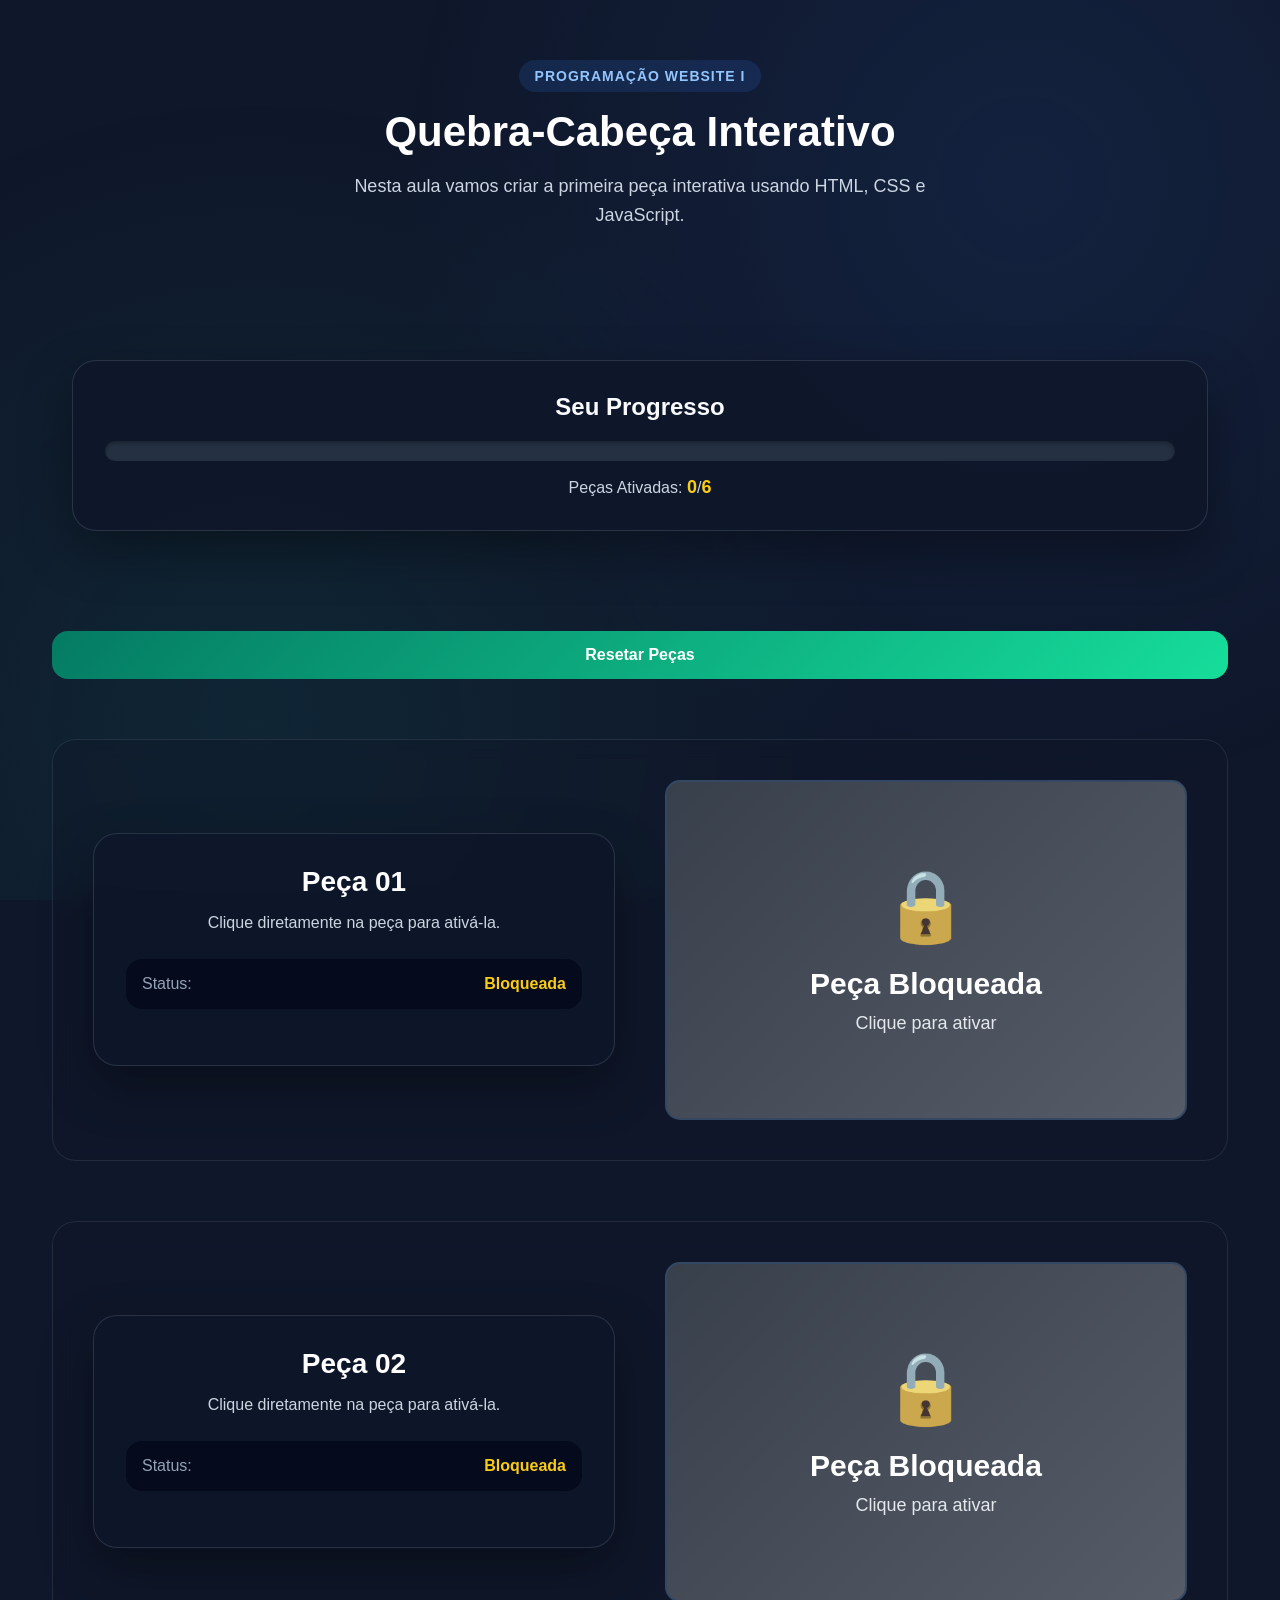
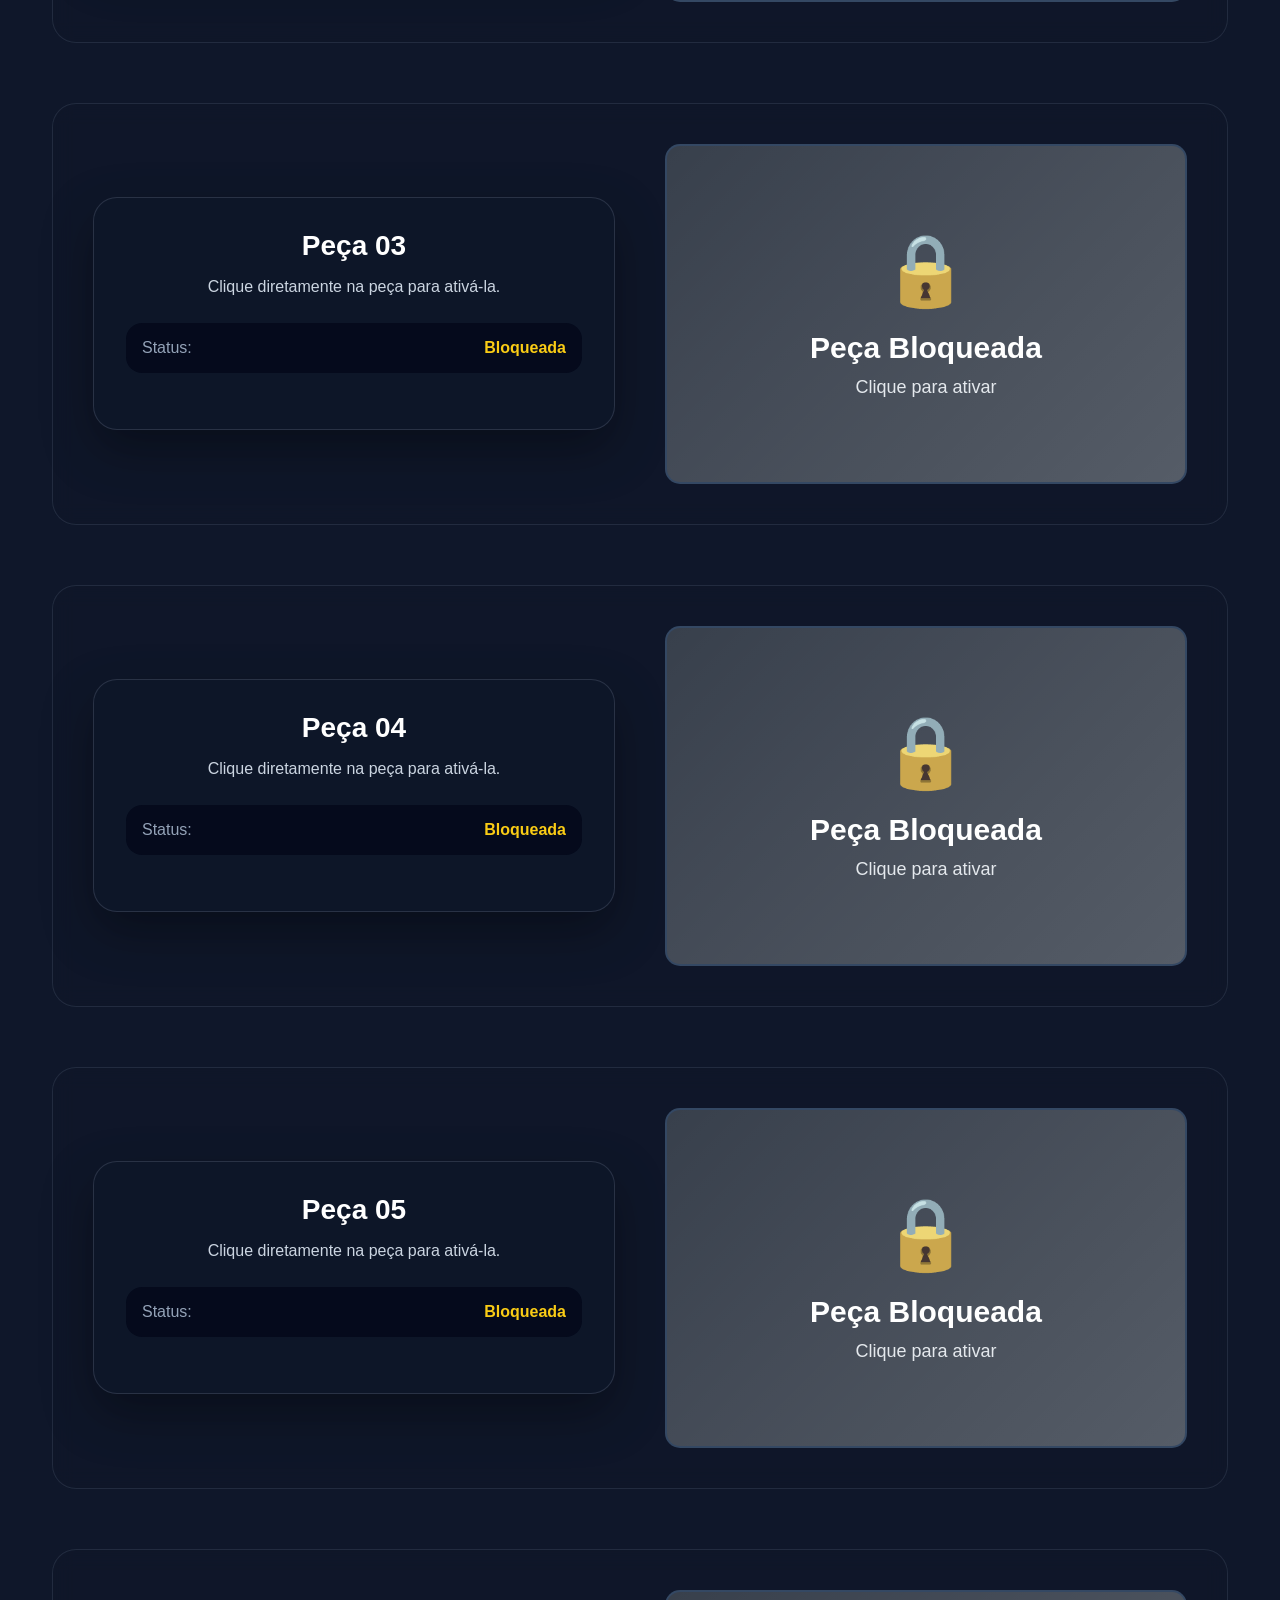
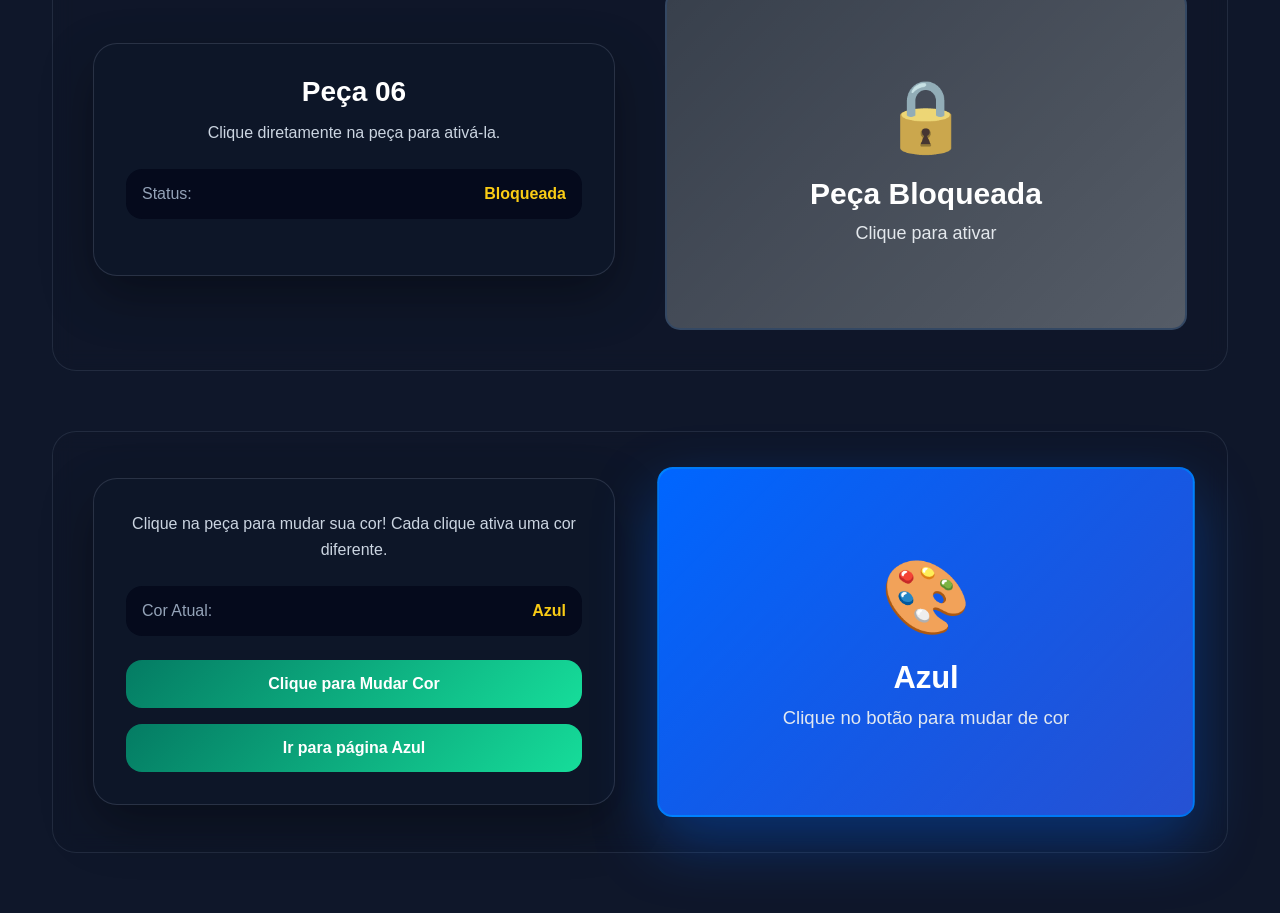
<file: ExemploDOM/index.html>
<!DOCTYPE html>
<html lang="pt-BR">
<head>
  <!-- Define o padrão de caracteres da página -->
  <meta charset="UTF-8">

  <!-- Deixa a página adaptável para celular e computador -->
  <meta name="viewport" content="width=device-width, initial-scale=1.0">

  <!-- Título que aparece na aba do navegador -->
  <title>Quebra-Cabeça Interativo</title>

  <!-- Conecta o arquivo CSS ao HTML -->
  <link rel="stylesheet" href="css/style.css">
</head>
<body>

  <!-- Área principal da página -->
  <main class="container">

    <!-- Cabeçalho da página -->
    <section class="hero">
      <p class="tag">Programação Website I</p>

      <h1>Quebra-Cabeça Interativo</h1>

      <p class="descricao">
        Nesta aula vamos criar a primeira peça interativa usando HTML, CSS e JavaScript.
      </p>
    </section>

    <!-- Indicador de Progresso -->
    <section class="progresso">
      <h3>Seu Progresso</h3>
      <div class="barra-progresso">
        <div id="barraPreenchida" class="barra-preenchida"></div>
      </div>
      <p>Peças Ativadas: <span id="pecasAtivadas">0</span>/<span id="pecasTotal">6</span></p>
    </section>

    <!-- 🔥 BOTÃO RESET -->
    <button onclick="resetarPecas()" class="btn-principal" style="margin-top:20px;">
      Resetar Peças
    </button>
  </section>

    <!-- Peça 01 -->
    <section class="area-projeto">
      <!-- Card com informações -->
      <div class="card-info">
        <h2>Peça 01</h2>

        <p>
          Clique diretamente na peça para ativá-la.
        </p>

        <!-- Área que mostra o status da peça -->
        <div class="status-box">
          <span>Status:</span>
          <strong id="statusTexto1">Bloqueada</strong>
        </div>
      </div>

      <!-- Peça visual do quebra-cabeça - AGORA CLICÁVEL -->
      <div id="peca1" class="peca bloqueada" onclick="ativarPeca(pecas[0])">
        <div class="peca-conteudo">
          <span id="iconePeca1" class="icone">🔒</span>
          <h3 id="tituloPeca1">Peça Bloqueada</h3>
          <p id="textoPeca1">Clique para ativar</p>
        </div>
      </div>
    </section>

    <!-- Peça 02 -->
    <section class="area-projeto">
      <!-- Card com informações -->
      <div class="card-info">
        <h2>Peça 02</h2>

        <p>
          Clique diretamente na peça para ativá-la.
        </p>

        <!-- Área que mostra o status da peça -->
        <div class="status-box">
          <span>Status:</span>
          <strong id="statusTexto2">Bloqueada</strong>
        </div>
      </div>

      <!-- Peça visual do quebra-cabeça - AGORA CLICÁVEL -->
      <div id="peca2" class="peca bloqueada" onclick="ativarPeca(pecas[1])">
        <div class="peca-conteudo">
          <span id="iconePeca2" class="icone">🔒</span>
          <h3 id="tituloPeca2">Peça Bloqueada</h3>
          <p id="textoPeca2">Clique para ativar</p>
        </div>
      </div>
    </section>

    <!-- Peça 03 -->
    <section class="area-projeto">
      <div class="card-info">
        <h2>Peça 03</h2>

        <p>
          Clique diretamente na peça para ativá-la.
        </p>

        <div class="status-box">
          <span>Status:</span>
          <strong id="statusTexto3">Bloqueada</strong>
        </div>
      </div>

      <div id="peca3" class="peca bloqueada" onclick="ativarPeca(pecas[2])">
        <div class="peca-conteudo">
          <span id="iconePeca3" class="icone">🔒</span>
          <h3 id="tituloPeca3">Peça Bloqueada</h3>
          <p id="textoPeca3">Clique para ativar</p>
        </div>
      </div>
    </section>

    <!-- Peça 04 -->
    <section class="area-projeto">
      <div class="card-info">
        <h2>Peça 04</h2>

        <p>
          Clique diretamente na peça para ativá-la.
        </p>

        <div class="status-box">
          <span>Status:</span>
          <strong id="statusTexto4">Bloqueada</strong>
        </div>
      </div>

      <div id="peca4" class="peca bloqueada" onclick="ativarPeca(pecas[3])">
        <div class="peca-conteudo">
          <span id="iconePeca4" class="icone">🔒</span>
          <h3 id="tituloPeca4">Peça Bloqueada</h3>
          <p id="textoPeca4">Clique para ativar</p>
        </div>
      </div>
    </section>

    <!-- Peça 05 -->
    <section class="area-projeto">
      <div class="card-info">
        <h2>Peça 05</h2>

        <p>
          Clique diretamente na peça para ativá-la.
        </p>

        <div class="status-box">
          <span>Status:</span>
          <strong id="statusTexto5">Bloqueada</strong>
        </div>
      </div>

      <div id="peca5" class="peca bloqueada" onclick="ativarPeca(pecas[4])">
        <div class="peca-conteudo">
          <span id="iconePeca5" class="icone">🔒</span>
          <h3 id="tituloPeca5">Peça Bloqueada</h3>
          <p id="textoPeca5">Clique para ativar</p>
        </div>
      </div>
    </section>

    <!-- Peça 06 -->
    <section class="area-projeto">
      <div class="card-info">
        <h2>Peça 06</h2>

        <p>
          Clique diretamente na peça para ativá-la.
        </p>

        <div class="status-box">
          <span>Status:</span>
          <strong id="statusTexto6">Bloqueada</strong>
        </div>
      </div>

      <div id="peca6" class="peca bloqueada" onclick="ativarPeca(pecas[5])">
        <div class="peca-conteudo">
          <span id="iconePeca6" class="icone">🔒</span>
          <h3 id="tituloPeca6">Peça Bloqueada</h3>
          <p id="textoPeca6">Clique para ativar</p>
        </div>
      </div>
    </section>

    <!-- Desafio — Peça com Mudança de Cores -->
    <section class="area-projeto">
      <!-- Card com informações e botão -->
      <div class="card-info">
        

        <p>
          Clique na peça para mudar sua cor! Cada clique ativa uma cor diferente.
        </p>

        <!-- Área que mostra o status -->
        <div class="status-box">
          <span>Cor Atual:</span>
          <strong id="corAtual">Azul</strong>
        </div>

        <!-- Botão que será usado pelo JavaScript -->
        <button id="btnMudarCor" class="btn-principal">
          Clique para Mudar Cor
        </button>

        <!-- Botão de redirecionamento para a página da cor atual -->
        <button id="btnIrCor" class="btn-principal" type="button">
          Ir para página Azul
        </button>
      </div>

      <!-- Peça visual que muda de cor -->
      <div id="pecaCor" class="peca cor-azul">
                <div class="peca-conteudo">
          <span id="iconeCor" class="icone">🎨</span>
          <h3 id="tituloCor">Azul</h3>
          <p id="textoCor">Clique no botão para mudar de cor</p>
        </div>
      </div>
    </section>

  </main>

  <!-- Conecta o JavaScript ao HTML -->
  <script src="js/script.js"></script>
</body>
</html>
</file>
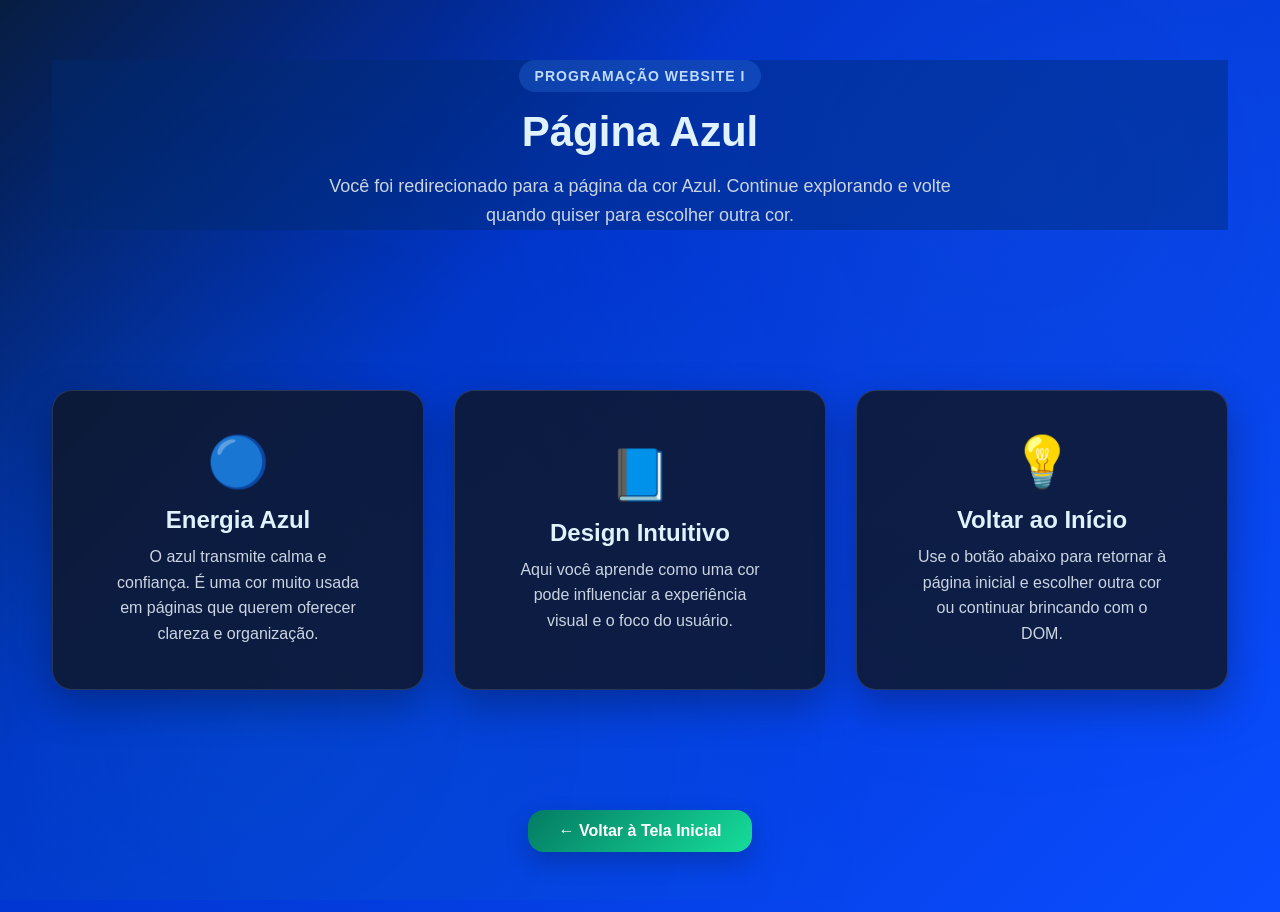
<file: ExemploDOM/azul.html>
<!DOCTYPE html>
<html lang="pt-BR">

<head>
  <meta charset="UTF-8">
  <meta name="viewport" content="width=device-width, initial-scale=1.0">
  <title>Página Azul</title>
  <link rel="stylesheet" href="css/style.css">
</head>

<body class="page-azul">
  <main class="container">
    <section class="hero">
      <p class="tag">Programação Website I</p>
      <h1>Página Azul</h1>
      <p class="descricao">
        Você foi redirecionado para a página da cor Azul. Continue explorando e volte quando quiser para escolher outra cor.
      </p>
    </section>

    <section class="area-3-colunas">
      <div class="box">
        <span class="icone-box">🔵</span>
        <h2>Energia Azul</h2>
        <p>
          O azul transmite calma e confiança. É uma cor muito usada em páginas que querem oferecer clareza e organização.
        </p>
      </div>
      <div class="box">
        <span class="icone-box">📘</span>
        <h2>Design Intuitivo</h2>
        <p>
          Aqui você aprende como uma cor pode influenciar a experiência visual e o foco do usuário.
        </p>
      </div>
      <div class="box">
        <span class="icone-box">💡</span>
        <h2>Voltar ao Início</h2>
        <p>
          Use o botão abaixo para retornar à página inicial e escolher outra cor ou continuar brincando com o DOM.
        </p>
      </div>
    </section>

    <div style="text-align: center; margin-top: 60px;">
      <a href="index.html" class="btn-voltar">← Voltar à Tela Inicial</a>
    </div>
  </main>
</body>

</html>
</file>
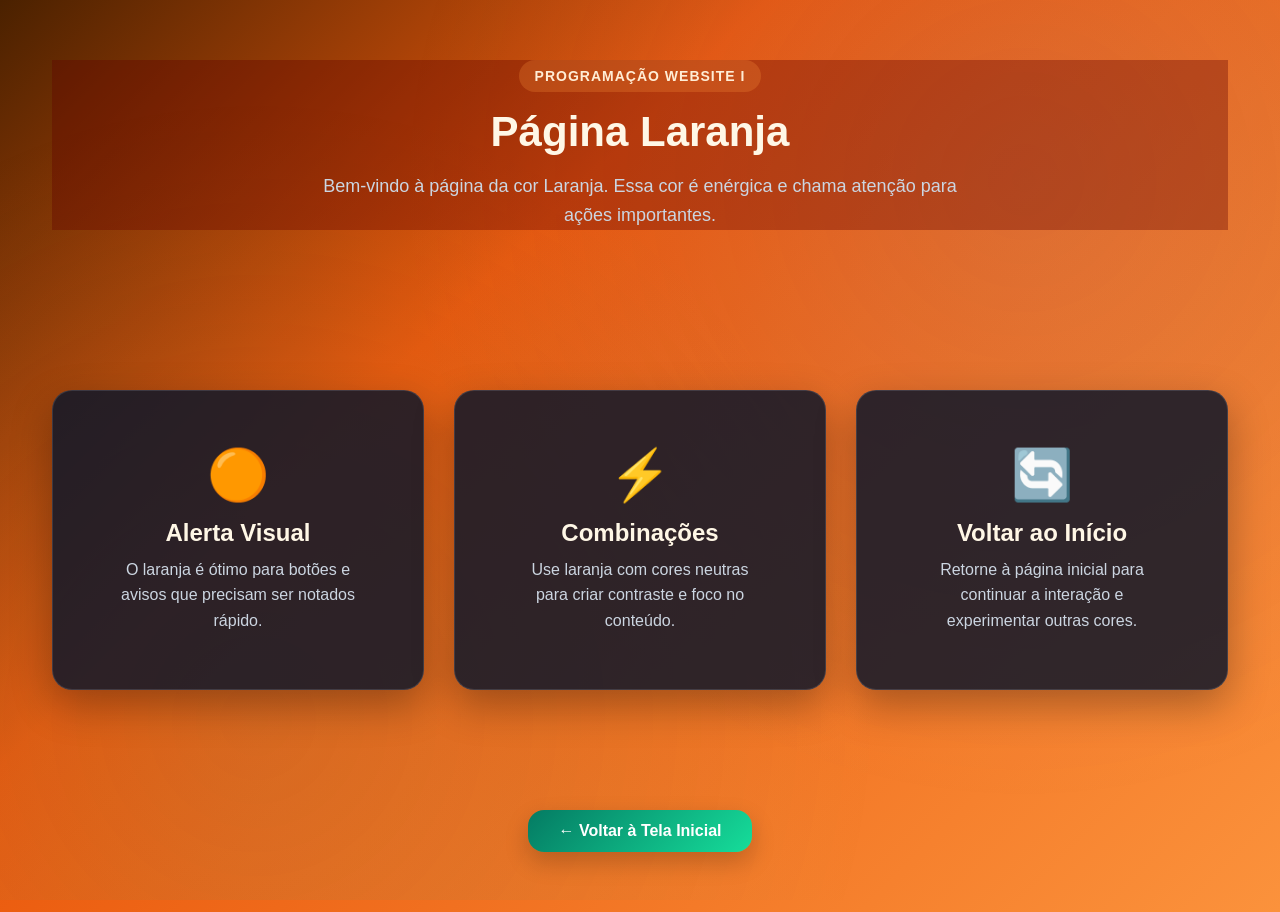
<file: ExemploDOM/laranja.html>
<!DOCTYPE html>
<html lang="pt-BR">

<head>
  <meta charset="UTF-8">
  <meta name="viewport" content="width=device-width, initial-scale=1.0">
  <title>Página Laranja</title>
  <link rel="stylesheet" href="css/style.css">
</head>

<body class="page-laranja">
  <main class="container">
    <section class="hero">
      <p class="tag">Programação Website I</p>
      <h1>Página Laranja</h1>
      <p class="descricao">
        Bem-vindo à página da cor Laranja. Essa cor é enérgica e chama atenção para ações importantes.
      </p>
    </section>

    <section class="area-3-colunas">
      <div class="box">
        <span class="icone-box">🟠</span>
        <h2>Alerta Visual</h2>
        <p>
          O laranja é ótimo para botões e avisos que precisam ser notados rápido.
        </p>
      </div>
      <div class="box">
        <span class="icone-box">⚡</span>
        <h2>Combinações</h2>
        <p>
          Use laranja com cores neutras para criar contraste e foco no conteúdo.
        </p>
      </div>
      <div class="box">
        <span class="icone-box">🔄</span>
        <h2>Voltar ao Início</h2>
        <p>
          Retorne à página inicial para continuar a interação e experimentar outras cores.
        </p>
      </div>
    </section>

    <div style="text-align: center; margin-top: 60px;">
      <a href="index.html" class="btn-voltar">← Voltar à Tela Inicial</a>
    </div>
  </main>
</body>

</html>
</file>
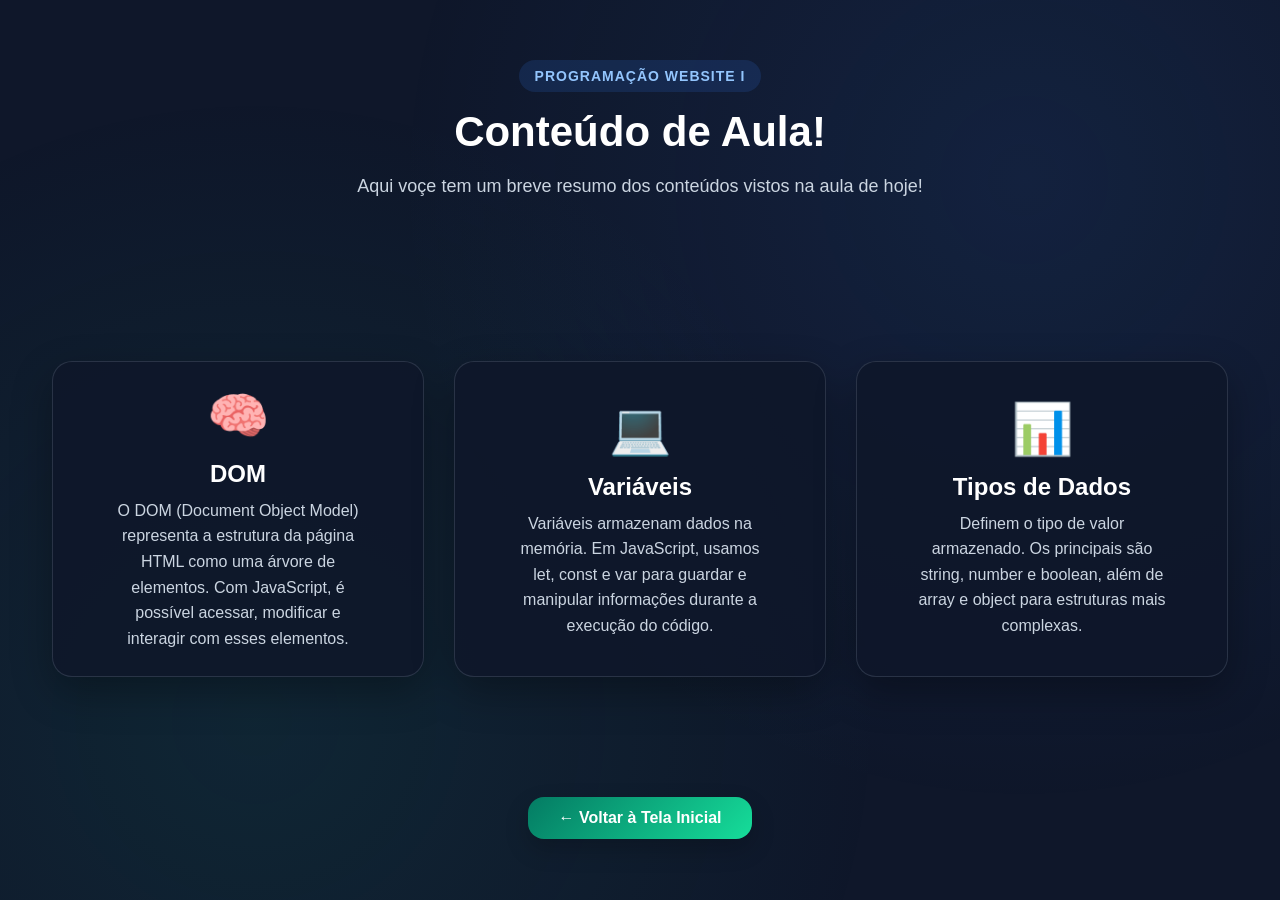
<file: ExemploDOM/pagina2.html>
<!DOCTYPE html>
<html lang="pt-BR">

<head>
  <meta charset="UTF-8">
  <meta name="viewport" content="width=device-width, initial-scale=1.0">
  <title>Parabéns!</title>
  <link rel="stylesheet" href="css/style.css">
</head>

<body>
  <main class="container">

    <!-- Cabeçalho -->
    <section class="hero">
      <p class="tag">Programação Website I</p>
      <h1>Conteúdo de Aula!</h1>
      <p class="descricao">
        Aqui voçe tem um breve resumo dos conteúdos vistos na aula de hoje!
      </p>
    </section>

    <!-- NOVA ÁREA COM 3 BLOCOS -->
    <section class="area-3-colunas">

  <div class="box">
    <span class="icone-box">🧠</span>
    <h2>DOM</h2>
    <p>
      O DOM (Document Object Model) representa a estrutura da página HTML como
      uma árvore de elementos. Com JavaScript, é possível acessar, modificar e
      interagir com esses elementos.
    </p>
  </div>

  <div class="box">
    <span class="icone-box">💻</span>
    <h2>Variáveis</h2>
    <p>
      Variáveis armazenam dados na memória. Em JavaScript, usamos let, const e var
      para guardar e manipular informações durante a execução do código.
    </p>
  </div>

  <div class="box">
    <span class="icone-box">📊</span>
    <h2>Tipos de Dados</h2>
    <p>
      Definem o tipo de valor armazenado. Os principais são string, number e boolean,
      além de array e object para estruturas mais complexas.
    </p>
  </div>

</section>
    <!-- Botão para voltar à página inicial -->
    <div style="text-align: center; margin-top: 60px;">
      <a href="index.html" class="btn-voltar">← Voltar à Tela Inicial</a>
    </div>
  </main>
</body>

</html>
</file>
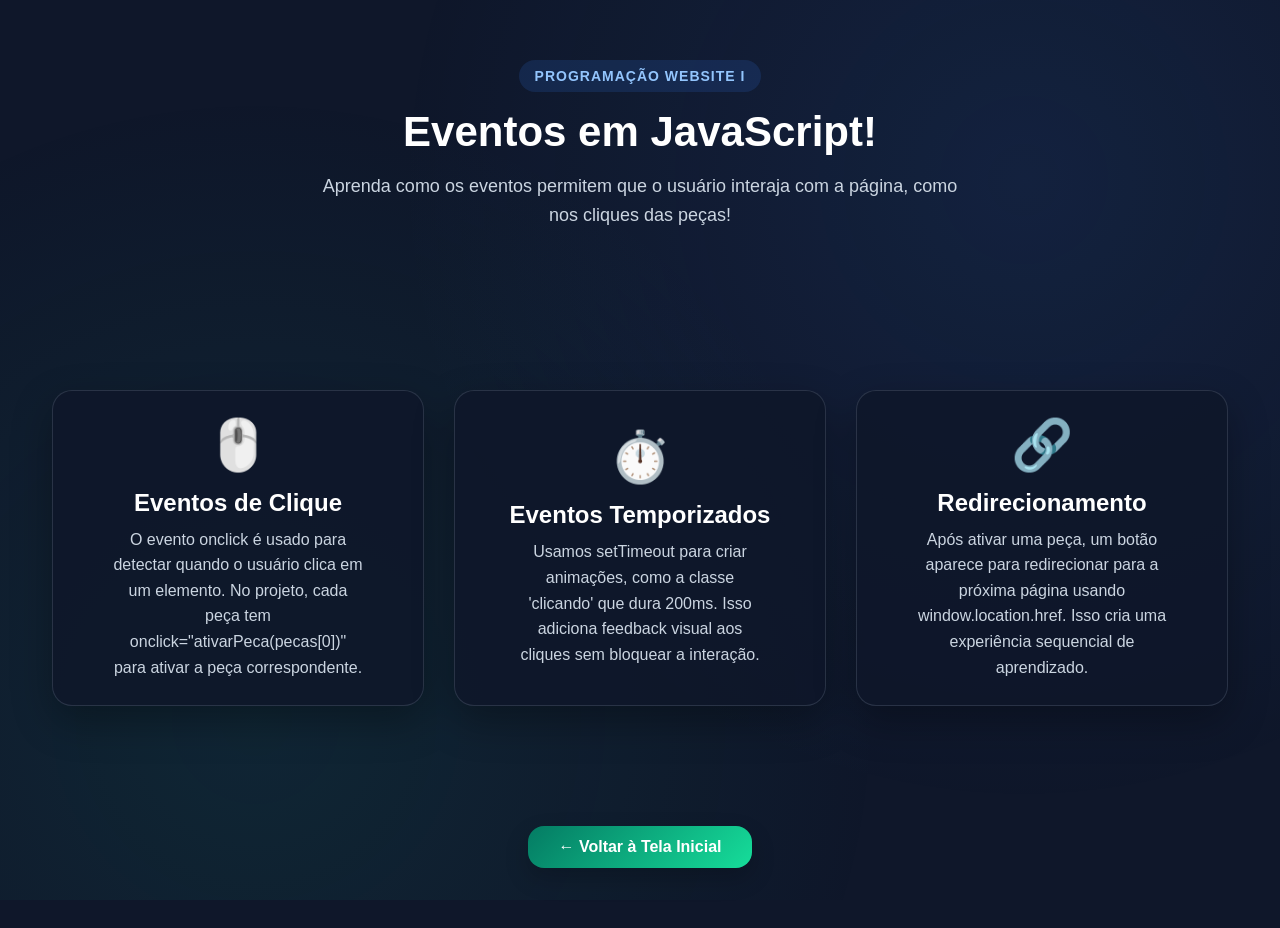
<file: ExemploDOM/pagina3.html>
<!DOCTYPE html>
<html lang="pt-BR">

<head>
  <meta charset="UTF-8">
  <meta name="viewport" content="width=device-width, initial-scale=1.0">
  <title>Próximas Etapas!</title>
  <link rel="stylesheet" href="css/style.css">
</head>

<body>
  <main class="container">

    <!-- Cabeçalho -->
    <section class="hero">
      <p class="tag">Programação Website I</p>
      <h1>Eventos em JavaScript!</h1>
      <p class="descricao">
        Aprenda como os eventos permitem que o usuário interaja com a página, como nos cliques das peças!
      </p>
    </section>

    <!-- NOVA ÁREA COM 3 BLOCOS -->
    <section class="area-3-colunas">

  <div class="box">
    <span class="icone-box">🖱️</span>
    <h2>Eventos de Clique</h2>
    <p>
      O evento onclick é usado para detectar quando o usuário clica em um elemento.
      No projeto, cada peça tem onclick="ativarPeca(pecas[0])" para ativar a peça correspondente.
    </p>
  </div>

  <div class="box">
    <span class="icone-box">⏱️</span>
    <h2>Eventos Temporizados</h2>
    <p>
      Usamos setTimeout para criar animações, como a classe 'clicando' que dura 200ms.
      Isso adiciona feedback visual aos cliques sem bloquear a interação.
    </p>
  </div>

  <div class="box">
    <span class="icone-box">🔗</span>
    <h2>Redirecionamento</h2>
    <p>
      Após ativar uma peça, um botão aparece para redirecionar para a próxima página usando window.location.href.
      Isso cria uma experiência sequencial de aprendizado.
    </p>
  </div>

</section>

    <!-- Botão para voltar à página inicial -->
    <div style="text-align: center; margin-top: 60px;">
      <a href="index.html" class="btn-voltar">← Voltar à Tela Inicial</a>
    </div>

  </main>
</body>

</html>
</file>
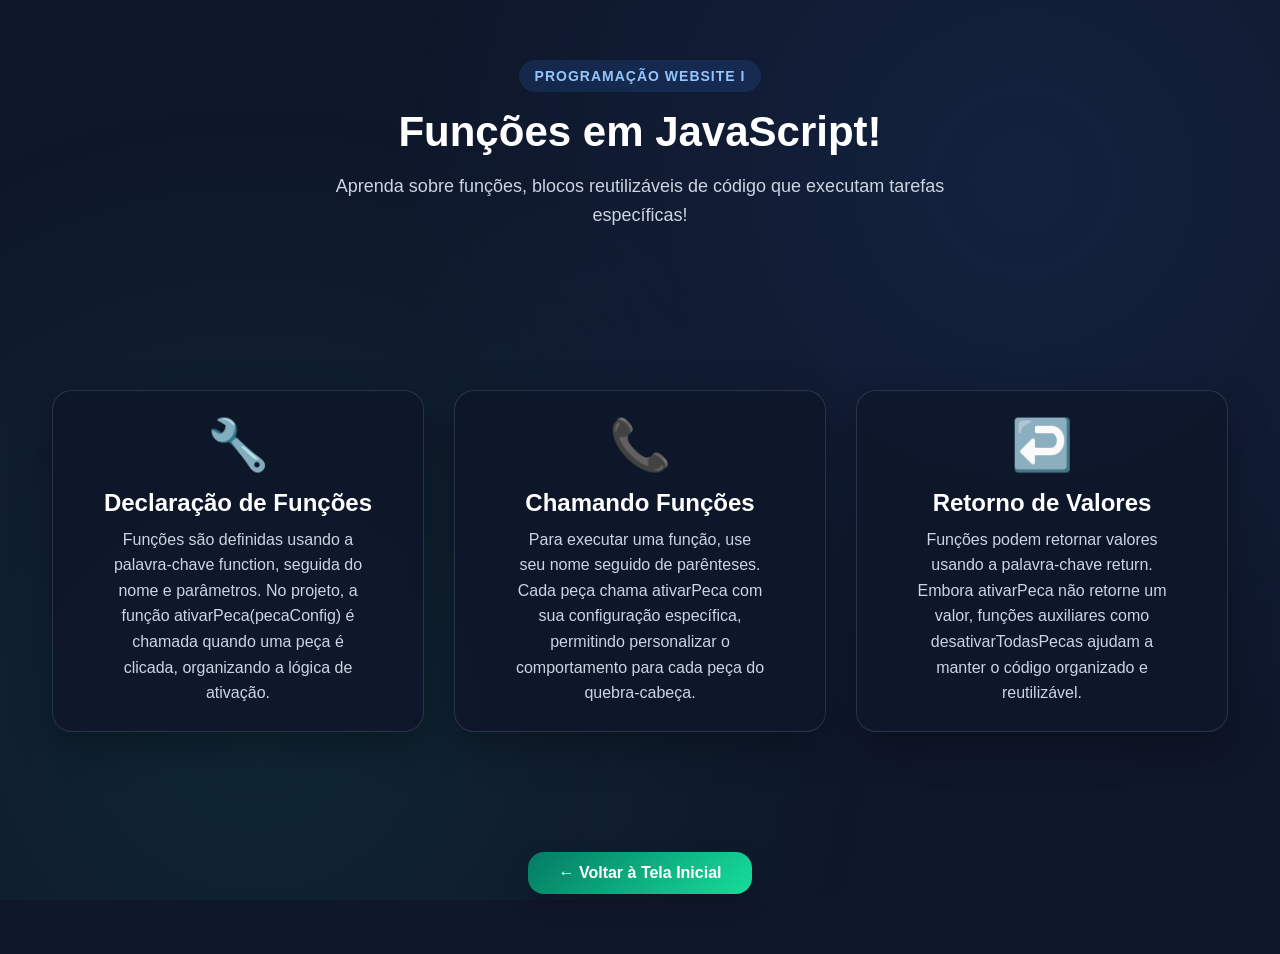
<file: ExemploDOM/pagina4.html>
<!DOCTYPE html>
<html lang="pt-BR">

<head>
  <meta charset="UTF-8">
  <meta name="viewport" content="width=device-width, initial-scale=1.0">
  <title>Funções em JavaScript!</title>
  <link rel="stylesheet" href="css/style.css">
</head>

<body>
  <main class="container">

    <!-- Cabeçalho -->
    <section class="hero">
      <p class="tag">Programação Website I</p>
      <h1>Funções em JavaScript!</h1>
      <p class="descricao">
        Aprenda sobre funções, blocos reutilizáveis de código que executam tarefas específicas!
      </p>
    </section>

    <!-- NOVA ÁREA COM 3 BLOCOS -->
    <section class="area-3-colunas">

  <div class="box">
    <span class="icone-box">🔧</span>
    <h2>Declaração de Funções</h2>
    <p>
      Funções são definidas usando a palavra-chave function, seguida do nome e parâmetros.
      No projeto, a função ativarPeca(pecaConfig) é chamada quando uma peça é clicada, organizando a lógica de ativação.
    </p>
  </div>

  <div class="box">
    <span class="icone-box">📞</span>
    <h2>Chamando Funções</h2>
    <p>
      Para executar uma função, use seu nome seguido de parênteses. Cada peça chama ativarPeca com sua configuração específica,
      permitindo personalizar o comportamento para cada peça do quebra-cabeça.
    </p>
  </div>

  <div class="box">
    <span class="icone-box">↩️</span>
    <h2>Retorno de Valores</h2>
    <p>
      Funções podem retornar valores usando a palavra-chave return. Embora ativarPeca não retorne um valor,
      funções auxiliares como desativarTodasPecas ajudam a manter o código organizado e reutilizável.
    </p>
  </div>

</section>
    <!-- Botão para voltar à página inicial -->
    <div style="text-align: center; margin-top: 60px;">
      <a href="index.html" class="btn-voltar">← Voltar à Tela Inicial</a>
    </div>
  </main>
</body>

</html>
</file>
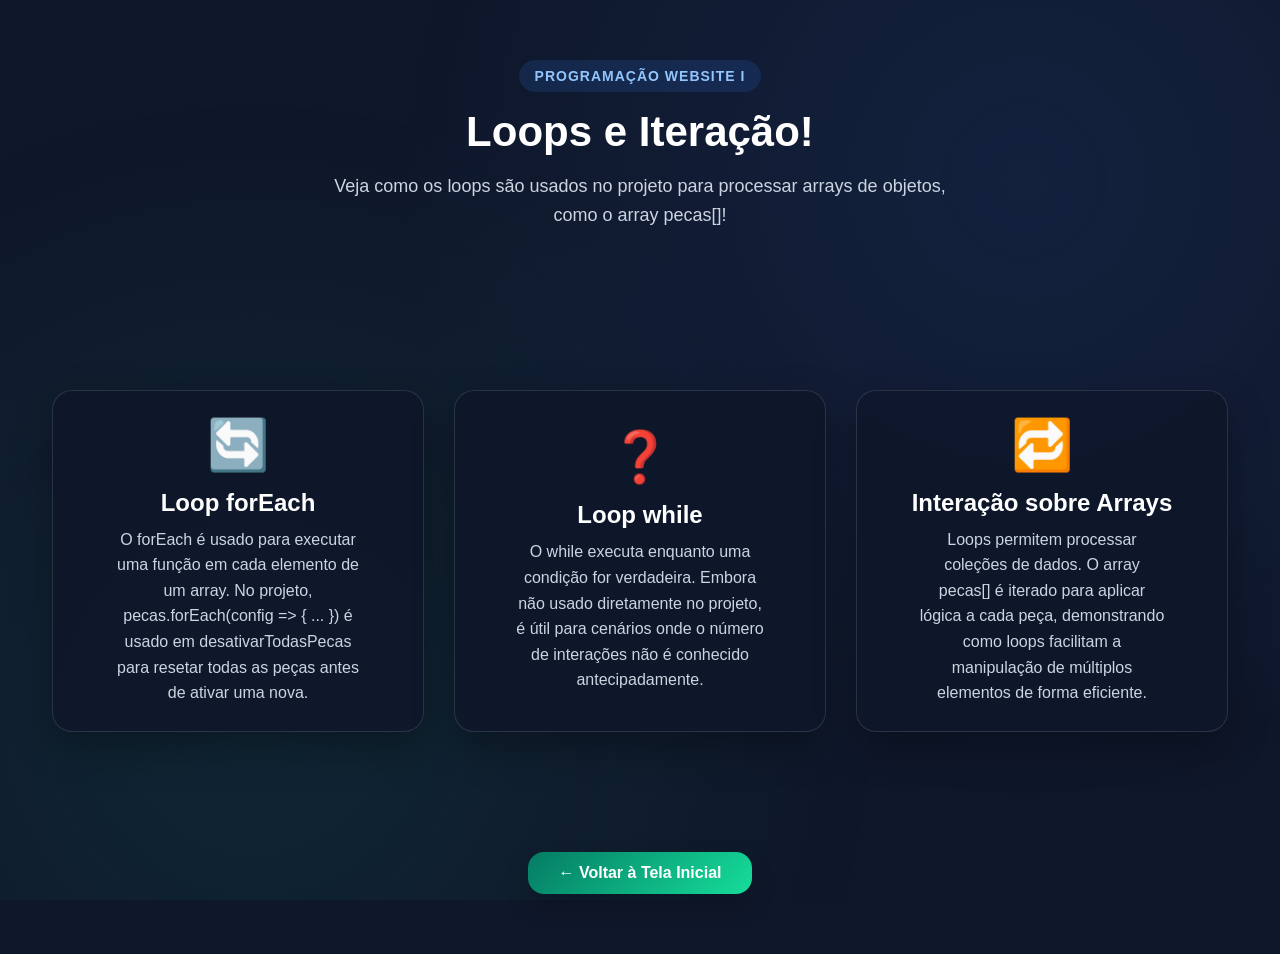
<file: ExemploDOM/pagina5.html>
<!DOCTYPE html>
<html lang="pt-BR">

<head>
  <meta charset="UTF-8">
  <meta name="viewport" content="width=device-width, initial-scale=1.0">
  <title>Loops e Iteração!</title>
  <link rel="stylesheet" href="css/style.css">
</head>

<body>
  <main class="container">

    <!-- Cabeçalho -->
    <section class="hero">
      <p class="tag">Programação Website I</p>
      <h1>Loops e Iteração!</h1>
      <p class="descricao">
        Veja como os loops são usados no projeto para processar arrays de objetos, como o array pecas[]!
      </p>
    </section>

    <!-- NOVA ÁREA COM 3 BLOCOS -->
    <section class="area-3-colunas">

  <div class="box">
    <span class="icone-box">🔄</span>
    <h2>Loop forEach</h2>
    <p>
      O forEach é usado para executar uma função em cada elemento de um array.
      No projeto, pecas.forEach(config => { ... }) é usado em desativarTodasPecas para resetar todas as peças antes de ativar uma nova.
    </p>
  </div>

  <div class="box">
    <span class="icone-box">❓</span>
    <h2>Loop while</h2>
    <p>
      O while executa enquanto uma condição for verdadeira. Embora não usado diretamente no projeto,
      é útil para cenários onde o número de interações não é conhecido antecipadamente.
    </p>
  </div>

  <div class="box">
    <span class="icone-box">🔁</span>
    <h2>Interação sobre Arrays</h2>
    <p>
      Loops permitem processar coleções de dados. O array pecas[] é iterado para aplicar lógica a cada peça,
      demonstrando como loops facilitam a manipulação de múltiplos elementos de forma eficiente.
    </p>
  </div>

</section>

    <!-- Botão para voltar à página inicial -->
    <div style="text-align: center; margin-top: 60px;">
      <a href="index.html" class="btn-voltar">← Voltar à Tela Inicial</a>
    </div>

  </main>
</body>

</html>
</file>
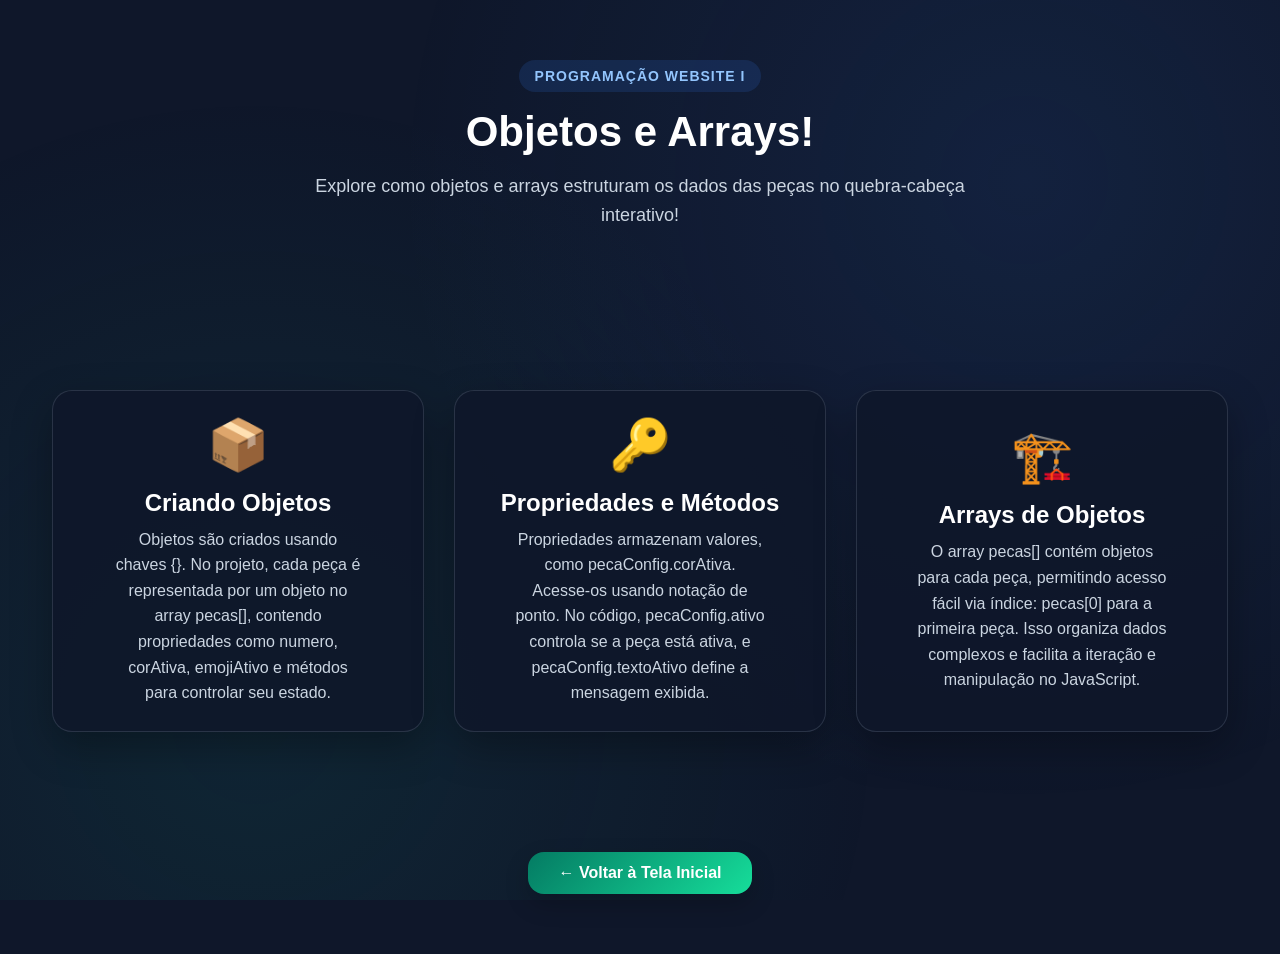
<file: ExemploDOM/pagina6.html>
<!DOCTYPE html>
<html lang="pt-BR">

<head>
  <meta charset="UTF-8">
  <meta name="viewport" content="width=device-width, initial-scale=1.0">
  <title>Objetos e Arrays!</title>
  <link rel="stylesheet" href="css/style.css">
</head>

<body>
  <main class="container">

    <!-- Cabeçalho -->
    <section class="hero">
      <p class="tag">Programação Website I</p>
      <h1>Objetos e Arrays!</h1>
      <p class="descricao">
        Explore como objetos e arrays estruturam os dados das peças no quebra-cabeça interativo!
      </p>
    </section>

    <!-- NOVA ÁREA COM 3 BLOCOS -->
    <section class="area-3-colunas">

  <div class="box">
    <span class="icone-box">📦</span>
    <h2>Criando Objetos</h2>
    <p>
      Objetos são criados usando chaves {}. No projeto, cada peça é representada por um objeto no array pecas[],
      contendo propriedades como numero, corAtiva, emojiAtivo e métodos para controlar seu estado.
    </p>
  </div>

  <div class="box">
    <span class="icone-box">🔑</span>
    <h2>Propriedades e Métodos</h2>
    <p>
      Propriedades armazenam valores, como pecaConfig.corAtiva. Acesse-os usando notação de ponto.
      No código, pecaConfig.ativo controla se a peça está ativa, e pecaConfig.textoAtivo define a mensagem exibida.
    </p>
  </div>

  <div class="box">
    <span class="icone-box">🏗️</span>
    <h2>Arrays de Objetos</h2>
    <p>
      O array pecas[] contém objetos para cada peça, permitindo acesso fácil via índice: pecas[0] para a primeira peça.
      Isso organiza dados complexos e facilita a iteração e manipulação no JavaScript.
    </p>
  </div>

</section>

    <!-- Botão para voltar à página inicial -->
    <div style="text-align: center; margin-top: 60px;">
      <a href="index.html" class="btn-voltar">← Voltar à Tela Inicial</a>
    </div>

  </main>
</body>

</html>
</file>
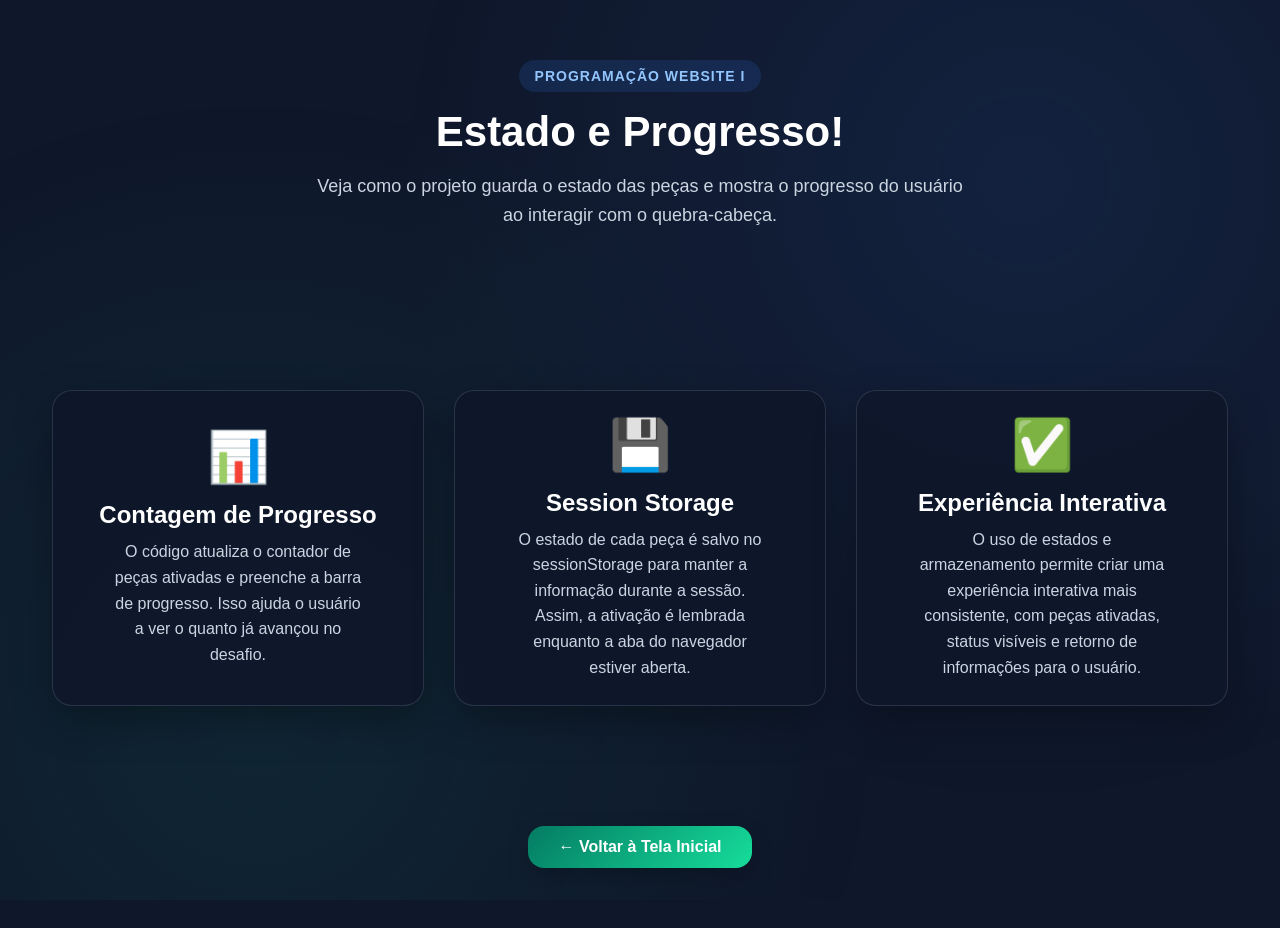
<file: ExemploDOM/pagina7.html>
<!DOCTYPE html>
<html lang="pt-BR">

<head>
  <meta charset="UTF-8">
  <meta name="viewport" content="width=device-width, initial-scale=1.0">
  <title>Estado e Progresso!</title>
  <link rel="stylesheet" href="css/style.css">
</head>

<body>
  <main class="container">

    <!-- Cabeçalho -->
    <section class="hero">
      <p class="tag">Programação Website I</p>
      <h1>Estado e Progresso!</h1>
      <p class="descricao">
        Veja como o projeto guarda o estado das peças e mostra o progresso do usuário ao interagir com o quebra-cabeça.
      </p>
    </section>

    <!-- NOVA ÁREA COM 3 BLOCOS -->
    <section class="area-3-colunas">

  <div class="box">
    <span class="icone-box">📊</span>
    <h2>Contagem de Progresso</h2>
    <p>
      O código atualiza o contador de peças ativadas e preenche a barra de progresso.
      Isso ajuda o usuário a ver o quanto já avançou no desafio.
    </p>
  </div>

  <div class="box">
    <span class="icone-box">💾</span>
    <h2>Session Storage</h2>
    <p>
      O estado de cada peça é salvo no sessionStorage para manter a informação durante a sessão.
      Assim, a ativação é lembrada enquanto a aba do navegador estiver aberta.
    </p>
  </div>

  <div class="box">
    <span class="icone-box">✅</span>
    <h2>Experiência Interativa</h2>
    <p>
      O uso de estados e armazenamento permite criar uma experiência interativa mais consistente,
      com peças ativadas, status visíveis e retorno de informações para o usuário.
    </p>
  </div>

</section>

    <!-- Botão para voltar à página inicial -->
    <div style="text-align: center; margin-top: 60px;">
      <a href="index.html" class="btn-voltar">← Voltar à Tela Inicial</a>
    </div>

  </main>
</body>

</html>
</file>
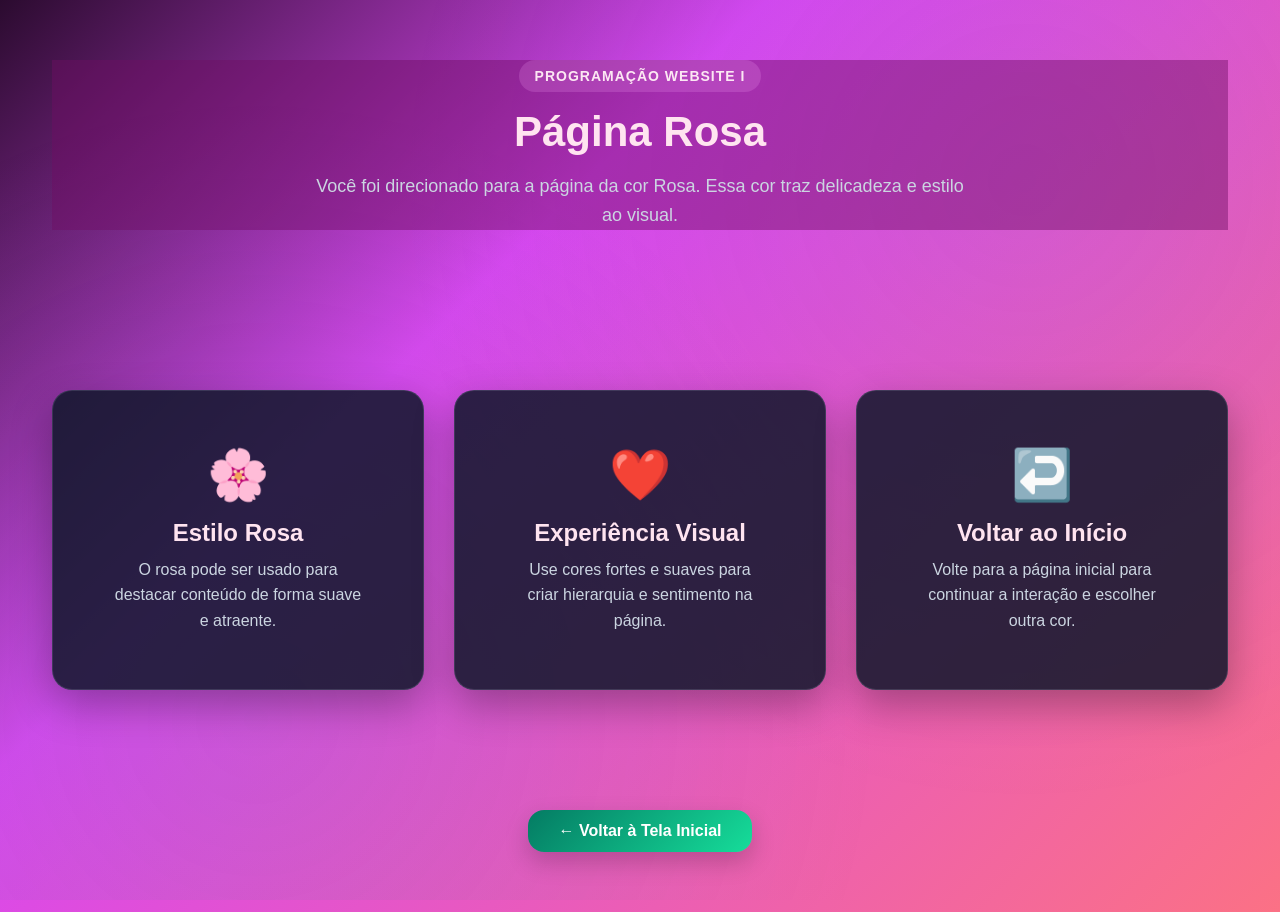
<file: ExemploDOM/rosa.html>
<!DOCTYPE html>
<html lang="pt-BR">

<head>
  <meta charset="UTF-8">
  <meta name="viewport" content="width=device-width, initial-scale=1.0">
  <title>Página Rosa</title>
  <link rel="stylesheet" href="css/style.css">
</head>

<body class="page-rosa">
  <main class="container">
    <section class="hero">
      <p class="tag">Programação Website I</p>
      <h1>Página Rosa</h1>
      <p class="descricao">
        Você foi direcionado para a página da cor Rosa. Essa cor traz delicadeza e estilo ao visual.
      </p>
    </section>

    <section class="area-3-colunas">
      <div class="box">
        <span class="icone-box">🌸</span>
        <h2>Estilo Rosa</h2>
        <p>
          O rosa pode ser usado para destacar conteúdo de forma suave e atraente.
        </p>
      </div>
      <div class="box">
        <span class="icone-box">❤️</span>
        <h2>Experiência Visual</h2>
        <p>
          Use cores fortes e suaves para criar hierarquia e sentimento na página.
        </p>
      </div>
      <div class="box">
        <span class="icone-box">↩️</span>
        <h2>Voltar ao Início</h2>
        <p>
          Volte para a página inicial para continuar a interação e escolher outra cor.
        </p>
      </div>
    </section>

    <div style="text-align: center; margin-top: 60px;">
      <a href="index.html" class="btn-voltar">← Voltar à Tela Inicial</a>
    </div>
  </main>
</body>

</html>
</file>
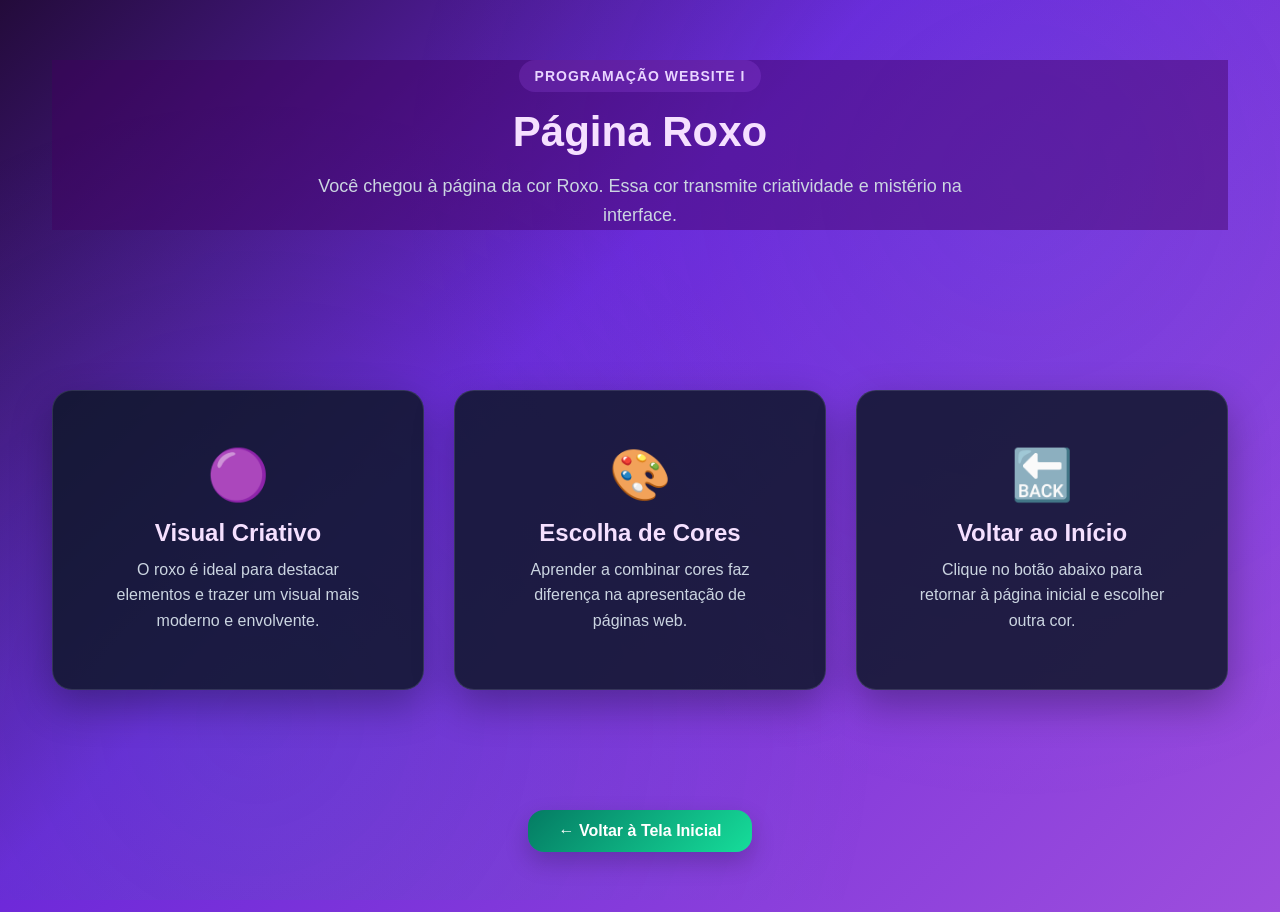
<file: ExemploDOM/roxo.html>
<!DOCTYPE html>
<html lang="pt-BR">

<head>
  <meta charset="UTF-8">
  <meta name="viewport" content="width=device-width, initial-scale=1.0">
  <title>Página Roxo</title>
  <link rel="stylesheet" href="css/style.css">
</head>

<body class="page-roxo">
  <main class="container">
    <section class="hero">
      <p class="tag">Programação Website I</p>
      <h1>Página Roxo</h1>
      <p class="descricao">
        Você chegou à página da cor Roxo. Essa cor transmite criatividade e mistério na interface.
      </p>
    </section>

    <section class="area-3-colunas">
      <div class="box">
        <span class="icone-box">🟣</span>
        <h2>Visual Criativo</h2>
        <p>
          O roxo é ideal para destacar elementos e trazer um visual mais moderno e envolvente.
        </p>
      </div>
      <div class="box">
        <span class="icone-box">🎨</span>
        <h2>Escolha de Cores</h2>
        <p>
          Aprender a combinar cores faz diferença na apresentação de páginas web.
        </p>
      </div>
      <div class="box">
        <span class="icone-box">🔙</span>
        <h2>Voltar ao Início</h2>
        <p>
          Clique no botão abaixo para retornar à página inicial e escolher outra cor.
        </p>
      </div>
    </section>

    <div style="text-align: center; margin-top: 60px;">
      <a href="index.html" class="btn-voltar">← Voltar à Tela Inicial</a>
    </div>
  </main>
</body>

</html>
</file>
<file: ExemploDOM/css/style.css>
/* Remove margens e espaçamentos padrões dos navegadores */
* {
  margin: 0;
  padding: 0;
  box-sizing: border-box;
}

/* Estiliza o corpo da página */
body {
  min-height: 100vh;
  font-family: Arial, Helvetica, sans-serif;
  background:
    radial-gradient(circle at top left, #18ab90, transparent 30%),
    linear-gradient(135deg, #05524d, #001e1e);
  color: #f8fafc;
}

/* Define largura máxima do conteúdo */
.container {
  width: 95%;
  max-width: 1400px;
  margin: 0 auto;
  padding: 60px 20px;
  position: relative;
  display: grid;
  grid-template-columns: 1fr;
  gap: 60px;
  align-items: start;
}

/* Adicionar um efeito de fundo sutil */
.container::before {
  content: '';
  position: fixed;
  top: 0;
  left: 0;
  width: 100%;
  height: 100%;
  background:
    radial-gradient(circle at 20% 80%, rgba(24, 171, 144, 0.1) 0%, transparent 50%),
    radial-gradient(circle at 80% 20%, rgba(59, 130, 246, 0.1) 0%, transparent 50%);
  pointer-events: none;
  z-index: -1;
}

/* Centraliza o cabeçalho */
.hero {
  text-align: center;
  margin-bottom: 50px;
}

/* Estiliza a etiqueta superior */
.tag {
  display: inline-block;
  padding: 8px 16px;
  margin-bottom: 16px;
  border-radius: 999px;
  background-color: rgba(59, 130, 246, 0.15);
  color: #93c5fd;
  font-size: 14px;
  font-weight: bold;
  letter-spacing: 1px;
  text-transform: uppercase;
}

/* Estiliza o título principal */
.hero h1 {
  font-size: 42px;
  margin-bottom: 16px;
}

/* Estiliza o parágrafo de descrição */
.descricao {
  max-width: 650px;
  margin: 0 auto;
  color: #cbd5e1;
  font-size: 18px;
  line-height: 1.6;
}

/* Divide a área do projeto em duas colunas */
.area-projeto {
  display: grid;
  grid-template-columns: 1fr 1fr;
  gap: 50px;
  align-items: center;
  padding: 40px;
  background: rgba(15, 23, 42, 0.4);
  border-radius: 24px;
  border: 1px solid rgba(148, 163, 184, 0.15);
  backdrop-filter: blur(10px);
  transition: all 0.3s ease;
}

/* Efeito hover nas áreas do projeto */
.area-projeto:hover {
  background: rgba(15, 23, 42, 0.6);
  border-color: rgba(148, 163, 184, 0.25);
  transform: translateY(-2px);
}

/* ========================= */
/* SEÇÃO DE PROGRESSO */
/* ========================= */

.progresso {
  background-color: rgba(15, 23, 42, 0.85);
  border: 1px solid rgba(148, 163, 184, 0.2);
  border-radius: 24px;
  padding: 32px;
  box-shadow: 0 20px 50px rgba(0, 0, 0, 0.35);
  margin-bottom: 60px;
  text-align: center;
}

.progresso h3 {
  font-size: 24px;
  margin-bottom: 20px;
  color: #f8fafc;
}

.barra-progresso {
  width: 100%;
  height: 20px;
  background-color: rgba(94, 109, 126, 0.3);
  border-radius: 10px;
  overflow: hidden;
  margin-bottom: 16px;
  box-shadow: inset 0 2px 4px rgba(0, 0, 0, 0.3);
}

.barra-preenchida {
  height: 100%;
  width: 0%;
  background-color: #facc15;
  transition: width 0.5s ease, background-color 0.5s ease;
  border-radius: 10px;
}

.progresso p {
  color: #cbd5e1;
  font-size: 16px;
}

.progresso p span {
  color: #facc15;
  font-weight: bold;
  font-size: 18px;
}

/* Estiliza o card de informações */
.card-info {
  background-color: rgba(15, 23, 42, 0.85);
  border: 1px solid rgba(148, 163, 184, 0.2);
  border-radius: 24px;
  padding: 32px;
  box-shadow: 0 20px 50px rgba(0, 0, 0, 0.35);
}

/* Estiliza o título do card */
.card-info h2 {
  font-size: 28px;
  margin-bottom: 12px;
}

/* Estiliza o texto do card */
.card-info p {
  color: #cbd5e1;
  line-height: 1.6;
  margin-bottom: 24px;
}

/* Estiliza a caixa de status */
.status-box {
  display: flex;
  justify-content: space-between;
  align-items: center;
  background-color: rgba(2, 6, 23, 0.7);
  border-radius: 16px;
  padding: 16px;
  margin-bottom: 24px;
}

/* Estiliza o texto "Status:" */
.status-box span {
  color: #94a3b8;
}

/* Estiliza o texto do status */
.status-box strong {
  color: #facc15;
}

/* Estiliza o botão principal */
.btn-principal {
  width: 100%;
  padding: 15px 20px;
  border: none;
  border-radius: 16px;
  background: linear-gradient(135deg, #047b63, #16dd9a);
  color: white;
  font-size: 16px;
  font-weight: bold;
  cursor: pointer;
  transition: all 0.3s ease;
  position: relative;
  overflow: hidden;
}

/* Efeito de brilho nos botões */
.btn-principal::before {
  content: '';
  position: absolute;
  top: 0;
  left: -100%;
  width: 100%;
  height: 100%;
  background: linear-gradient(90deg, transparent, rgba(255, 255, 255, 0.2), transparent);
  transition: left 0.5s;
}

.btn-principal:hover::before {
  left: 100%;
}

/* Espaçamento entre botões empilhados */
.btn-principal + .btn-principal {
  margin-top: 16px;
}

/* Efeito quando passa o mouse no botão */
.btn-principal:hover {
  transform: translateY(-3px);
  box-shadow: 0 12px 30px rgba(37, 99, 235, 0.35);
}

/* Estiliza a peça do quebra-cabeça */
.peca {
  min-height: 340px;
  width: 100%;
  display: flex;
  justify-content: center;
  align-items: center;
  transition: all 0.4s ease;
  position: relative;
  overflow: hidden;
  border-radius: 28px;
  cursor: pointer;
  user-select: none;
}

/* Efeito hover nas peças */
.peca:hover {
  transform: translateY(-5px) scale(1.02);
  box-shadow: 0 20px 40px rgba(0, 0, 0, 0.3);
}

/* Efeito hover específico para peças bloqueadas */
.peca.bloqueada:hover {
  border-color: rgba(0, 106, 255, 0.4);
  filter: grayscale(20%);
}

/* Efeito hover específico para peças ativas */
.peca.ativa:hover {
  transform: translateY(-5px) scale(1.05);
  box-shadow: 0 30px 60px rgba(34, 197, 94, 0.4);
}

/* Cria um brilho visual na peça */
.peca::before {
  content: "";
  position: absolute;
  inset: 0;
  background: linear-gradient(135deg, transparent, rgba(255, 255, 255, 0.15));
  pointer-events: none;
}

/* Organiza o conteúdo interno da peça */
.peca-conteudo {
  position: relative;
  text-align: center;
  padding: 30px;
}

/* Estiliza o ícone da peça */
.icone {
  display: block;
  font-size: 70px;
  margin-bottom: 20px;
}

/* Estiliza o título da peça */
.peca h3 {
  font-size: 30px;
  margin-bottom: 12px;
}

/* Estiliza o texto da peça */
.peca p {
  color: #e2e8f0;
  font-size: 18px;
}

/* Estado inicial da peça */
.bloqueada {
  background: linear-gradient(135deg, #334155, #0f172a);
  border: 2px solid rgba(0, 106, 255, 0.2);
  filter: grayscale(40%);
}

/* Estado ativado da peça */
.ativa {
  border: 3px solid rgba(187, 247, 208, 0.8);
  box-shadow:
    0 25px 60px rgba(34, 197, 94, 0.4),
    inset 0 0 30px rgba(34, 197, 94, 0.1);
  transform: scale(1.03);
  position: relative;
  overflow: hidden;
  animation: activatePulse 0.6s ease-out;
}

/* Animação de ativação */
@keyframes activatePulse {
  0% {
    transform: scale(1);
    box-shadow: 0 0 0 rgba(34, 197, 94, 0.4);
  }
  50% {
    transform: scale(1.05);
    box-shadow: 0 25px 60px rgba(34, 197, 94, 0.6);
  }
  100% {
    transform: scale(1.03);
    box-shadow: 0 25px 60px rgba(34, 197, 94, 0.4);
  }
}

/* Efeito de brilho nas peças ativas */
.ativa::after {
  content: '';
  position: absolute;
  top: -50%;
  left: -50%;
  width: 200%;
  height: 200%;
  background: linear-gradient(45deg, transparent, rgba(255, 255, 255, 0.1), transparent);
  animation: shine 3s infinite;
  pointer-events: none;
}

/* Responsividade para tablets */
@media (max-width: 1024px) {
  .area-projeto {
    grid-template-columns: 1fr;
    gap: 30px;
    padding: 30px;
  }

  .container {
    padding: 40px 15px;
    gap: 40px;
  }
}

/* Responsividade para celulares */
@media (max-width: 768px) {
  .hero h1 {
    font-size: 32px;
  }

  .area-projeto {
    padding: 20px;
    gap: 20px;
  }

  .card-info {
    padding: 24px;
  }

  .peca {
    min-height: 280px;
  }

  .icone {
    font-size: 50px;
  }

  .peca h3 {
    font-size: 24px;
  }
}

/* ========================= */
/* MENSAGEM FINAL */
/* ========================= */

.mensagem-final {
  position: fixed;
  top: 0;
  left: 0;
  width: 100%;
  height: 100%;
  background: rgba(0, 0, 0, 0.8);
  backdrop-filter: blur(10px);
  display: flex;
  justify-content: center;
  align-items: center;
  z-index: 1000;
  opacity: 0;
  visibility: hidden;
  transition: all 0.5s ease;
}

.mensagem-final.ativo {
  opacity: 1;
  visibility: visible;
}

.mensagem-conteudo {
  background: linear-gradient(135deg, #1e293b, #0f172a);
  border: 2px solid rgba(34, 197, 94, 0.5);
  border-radius: 24px;
  padding: 40px;
  text-align: center;
  max-width: 500px;
  box-shadow: 0 25px 60px rgba(34, 197, 94, 0.3);
  animation: mensagemEntrada 0.6s ease-out;
}

@keyframes mensagemEntrada {
  0% {
    transform: scale(0.8) translateY(20px);
    opacity: 0;
  }
  100% {
    transform: scale(1) translateY(0);
    opacity: 1;
  }
}

.mensagem-conteudo .icone-celebracao {
  font-size: 60px;
  display: block;
  margin-bottom: 20px;
  animation: bounce 2s infinite;
}

@keyframes bounce {
  0%, 20%, 50%, 80%, 100% {
    transform: translateY(0);
  }
  40% {
    transform: translateY(-10px);
  }
  60% {
    transform: translateY(-5px);
  }
}

.mensagem-conteudo h2 {
  color: #f8fafc;
  font-size: 28px;
  margin-bottom: 16px;
  font-weight: bold;
}

.mensagem-conteudo p {
  color: #cbd5e1;
  font-size: 18px;
  margin-bottom: 30px;
  line-height: 1.6;
}

.btn-celebracao {
  background: linear-gradient(135deg, #22c55e, #16a34a);
  color: white;
  border: none;
  padding: 16px 32px;
  border-radius: 16px;
  font-size: 18px;
  font-weight: bold;
  cursor: pointer;
  transition: all 0.3s ease;
  position: relative;
  overflow: hidden;
}

.btn-celebracao:hover {
  transform: translateY(-3px);
  box-shadow: 0 12px 30px rgba(34, 197, 94, 0.4);
}

.btn-celebracao::before {
  content: '';
  position: absolute;
  top: 0;
  left: -100%;
  width: 100%;
  height: 100%;
  background: linear-gradient(90deg, transparent, rgba(255, 255, 255, 0.2), transparent);
  transition: left 0.5s;
}

.btn-celebracao:hover::before {
  left: 100%;
}

/* Responsividade para a mensagem final */
@media (max-width: 768px) {
  .mensagem-conteudo {
    padding: 30px 20px;
    margin: 20px;
  }

  .mensagem-conteudo h2 {
    font-size: 24px;
  }

  .mensagem-conteudo .icone-celebracao {
    font-size: 50px;
  }
}

/* Efeitos de hover e animação */
.peca {
  transition: all 0.3s ease;
  cursor: pointer;
}

.peca:hover {
  transform: translateY(-5px) scale(1.02);
  box-shadow: 0 30px 70px rgba(0, 0, 0, 0.3);
}

.peca.ativa:hover {
  transform: translateY(-5px) scale(1.05);
  box-shadow: 0 35px 80px rgba(34, 197, 94, 0.4);
}

/* Animação de clique */
/* Animação de clique */
.clicando {
  animation: clickPulse 0.2s ease-out;
}

@keyframes clickPulse {
  0% { transform: scale(1); }
  50% { transform: scale(0.95); }
  100% { transform: scale(1); }
}

.peca.clicando {
  animation: clickPulse 0.2s ease-in-out;
}

/* Altera a cor do título quando a peça está ativa */
.ativa h3 {
  color: #ffffff;
}

/* ========================= */
/* DESAFIO — MUDANÇA DE CORES */
/* ========================= */

/* Cor Azul */
.cor-azul {
  background: linear-gradient(135deg, #0066ff, #0033cc);
  border: 2px solid rgba(0, 150, 255, 0.6);
  box-shadow: 0 25px 60px rgba(0, 102, 255, 0.35);
  transform: scale(1.03);
}

/* Cor Roxo */
.cor-roxo {
  background: linear-gradient(135deg, #9933ff, #6600cc);
  border: 2px solid rgba(153, 51, 255, 0.6);
  box-shadow: 0 25px 60px rgba(153, 51, 255, 0.35);
  transform: scale(1.03);
}

/* Cor Rosa */
.cor-rosa {
  background: linear-gradient(135deg, #ff0099, #cc0066);
  border: 2px solid rgba(255, 0, 153, 0.6);
  box-shadow: 0 25px 60px rgba(255, 0, 153, 0.35);
  transform: scale(1.03);
}

/* Cor Laranja */
.cor-laranja {
  background: linear-gradient(135deg, #ff6600, #cc5200);
  border: 2px solid rgba(255, 102, 0, 0.6);
  box-shadow: 0 25px 60px rgba(255, 102, 0, 0.35);
  transform: scale(1.03);
}

/* Estilos de página por cor */
body.page-azul {
  background: linear-gradient(135deg, #071d40, #0033cc 35%, #0a4dff 100%);
  color: #e0f2fe;
}

body.page-azul .hero {
  background: rgba(0, 44, 112, 0.45);
}

body.page-azul .tag {
  background-color: rgba(59, 130, 246, 0.25);
  color: #bfdbfe;
}

body.page-roxo {
  background: linear-gradient(135deg, #230b3a, #6d28d9 40%, #9d4edd 100%);
  color: #f5e0ff;
}

body.page-roxo .hero {
  background: rgba(64, 0, 96, 0.45);
}

body.page-roxo .tag {
  background-color: rgba(168, 85, 247, 0.2);
  color: #e9d5ff;
}

body.page-rosa {
  background: linear-gradient(135deg, #2b0b2f, #d946ef 35%, #fb7185 100%);
  color: #ffe4f0;
}

body.page-rosa .hero {
  background: rgba(112, 15, 100, 0.45);
}

body.page-rosa .tag {
  background-color: rgba(245, 158, 242, 0.2);
  color: #fce7f3;
}

body.page-laranja {
  background: linear-gradient(135deg, #4a2100, #ea580c 35%, #fb923c 100%);
  color: #fff7e6;
}

body.page-laranja .hero {
  background: rgba(97, 0, 0, 0.35);
}

body.page-laranja .tag {
  background-color: rgba(251, 146, 60, 0.25);
  color: #ffedd5;
}

/* Adaptação para telas menores */
@media (max-width: 1200px) {
  .area-projeto {
    grid-template-columns: 1fr;
    gap: 30px;
  }
}

@media (max-width: 800px) {
  .area-projeto {
    grid-template-columns: 1fr;
    gap: 25px;
    margin-bottom: 60px;
    padding: 15px;
  }

  .hero h1 {
    font-size: 32px;
  }
}

/* ========================= */
/* PÁGINA 2 - ÁREA VERTICAL */
/* ========================= */

.area-vertical {
  display: flex;
  flex-direction: column;
  align-items: center;
  gap: 25px;
  margin-top: 40px;
}

/* Caixas (retângulos) */
.box {
  width: 100%;
  max-width: 700px;
  background-color: rgba(15, 23, 42, 0.85);
  border: 1px solid rgba(148, 163, 184, 0.2);
  border-radius: 20px;
  padding: 25px;
  text-align: center;
  box-shadow: 0 15px 40px rgba(0, 0, 0, 0.3);
  transition: 0.3s;
}

/* Efeito ao passar o mouse */
.box:hover {
  transform: translateY(-5px);
  box-shadow: 0 20px 50px rgba(0, 0, 0, 0.4);
}

/* Título */
.box h2 {
  margin-bottom: 10px;
}

/* Texto */
.box p {
  color: #cbd5e1;
  line-height: 1.5;
}

/* ========================= */
/* ÁREA DAS 3 COLUNAS */
/* ========================= */

.area-3-colunas {
  display: grid;
  grid-template-columns: repeat(3, 1fr);
  gap: 30px;
  margin-top: 50px;
}

/* ========================= */
/* CAIXAS */
/* ========================= */

.box {
  min-height: 300px;
  background: rgba(15, 23, 42, 0.85);
  border: 1px solid rgba(148, 163, 184, 0.2);
  border-radius: 20px;
  padding: 25px;

  /* CENTRALIZA TUDO */
  display: flex;
  flex-direction: column;
  justify-content: center;
  align-items: center;
  text-align: center;

  /* EFEITOS */
  position: relative;
  overflow: hidden;
  transition: 0.3s;
}

/* ========================= */
/* BRILHO (efeito premium) */
/* ========================= */

.box::before {
  content: "";
  position: absolute;
  inset: 0;
  background: linear-gradient(120deg, transparent, rgba(255, 255, 255, 0.2), transparent);
  opacity: 0;
  transition: 0.4s;
}

/* ========================= */
/* HOVER */
/* ========================= */

.box:hover {
  transform: translateY(-10px) scale(1.02);
  box-shadow: 0 25px 60px rgba(0, 0, 0, 0.4);
}

.box:hover::before {
  opacity: 1;
}

/* ========================= */
/* ÍCONE */
/* ========================= */

.icone-box {
  font-size: 50px;
  margin-bottom: 15px;
  transition: 0.3s;
}

/* animação do ícone */
.box:hover .icone-box {
  transform: scale(1.2) rotate(5deg);
}

/* ========================= */
/* TEXTO */
/* ========================= */

.box h2 {
  margin-bottom: 10px;
}

.box p {
  color: #cbd5e1;
  line-height: 1.6;
  max-width: 250px; /* evita texto muito largo */
}

/* ========================= */
/* BOTÃO VOLTAR */
/* ========================= */

.btn-voltar {
  display: inline-block;
  padding: 12px 30px;
  background: linear-gradient(135deg, #047b63, #16dd9a);
  color: white;
  text-decoration: none;
  border-radius: 16px;
  font-weight: bold;
  font-size: 16px;
  transition: 0.3s;
  box-shadow: 0 10px 25px rgba(0, 0, 0, 0.2);
}

.btn-voltar:hover {
  transform: translateY(-3px);
  box-shadow: 0 15px 40px rgba(22, 221, 154, 0.4);
}

body {
  font-family: Arial;
  text-align: center;
  background: #0f172a;
  color: white;
}

.grid {
  display: grid;
  grid-template-columns: repeat(3, 1fr);
  gap: 15px;
  padding: 20px;
}

.peca {
  padding: 20px;
  border-radius: 15px;
  cursor: pointer;
  transition: 0.3s;
}

.bloqueada {
  background: #334155;
}

.ativa {
  border: 2px solid #22c55e;
}

.peca:hover {
  transform: scale(1.05);
}

.progresso {
  margin: 20px;
}

.barra {
  width: 80%;
  height: 20px;
  background: #444;
  margin: auto;
  border-radius: 10px;
}

#barraPreenchida {
  height: 100%;
  width: 0%;
  background: #22c55e;
  border-radius: 10px;
}

.mensagem-limite {
  position: fixed;
  top: 20px;
  right: 20px;
  background: red;
  padding: 10px;
  border-radius: 10px;
}

body {
  font-family: Arial;
  text-align: center;
  background: #0f172a;
  color: white;
}

.grid {
  display: grid;
  grid-template-columns: repeat(3, 1fr);
  gap: 15px;
  padding: 20px;
}

.peca {
  padding: 20px;
  border-radius: 15px;
  cursor: pointer;
  transition: 0.3s;
}

.bloqueada {
  background: #334155;
}

.ativa {
  border: 2px solid #22c55e;
}

.peca:hover {
  transform: scale(1.05);
}

.progresso {
  margin: 20px;
}

.barra {
  width: 80%;
  height: 20px;
  background: #444;
  margin: auto;
  border-radius: 10px;
}

#barraPreenchida {
  height: 100%;
  width: 0%;
  background: #22c55e;
  border-radius: 10px;
}

.mensagem-limite {
  position: fixed;
  top: 20px;
  right: 20px;
  background: red;
  padding: 10px;
  border-radius: 10px;
}

/* ========================= */
/* MENSAGEM DE LIMITE */
/* ========================= */

.mensagem-limite {
  position: fixed;
  top: 20px;
  right: 20px;
  background: #dc2626;
  color: white;
  padding: 15px 25px;
  border-radius: 12px;
  font-weight: bold;
  z-index: 9999;
  animation: aparecer 0.3s ease;
}

@keyframes aparecer {
  from {
    opacity: 0;
    transform: translateY(-10px);
  }
  to {
    opacity: 1;
    transform: translateY(0);
  }
}
</file>
